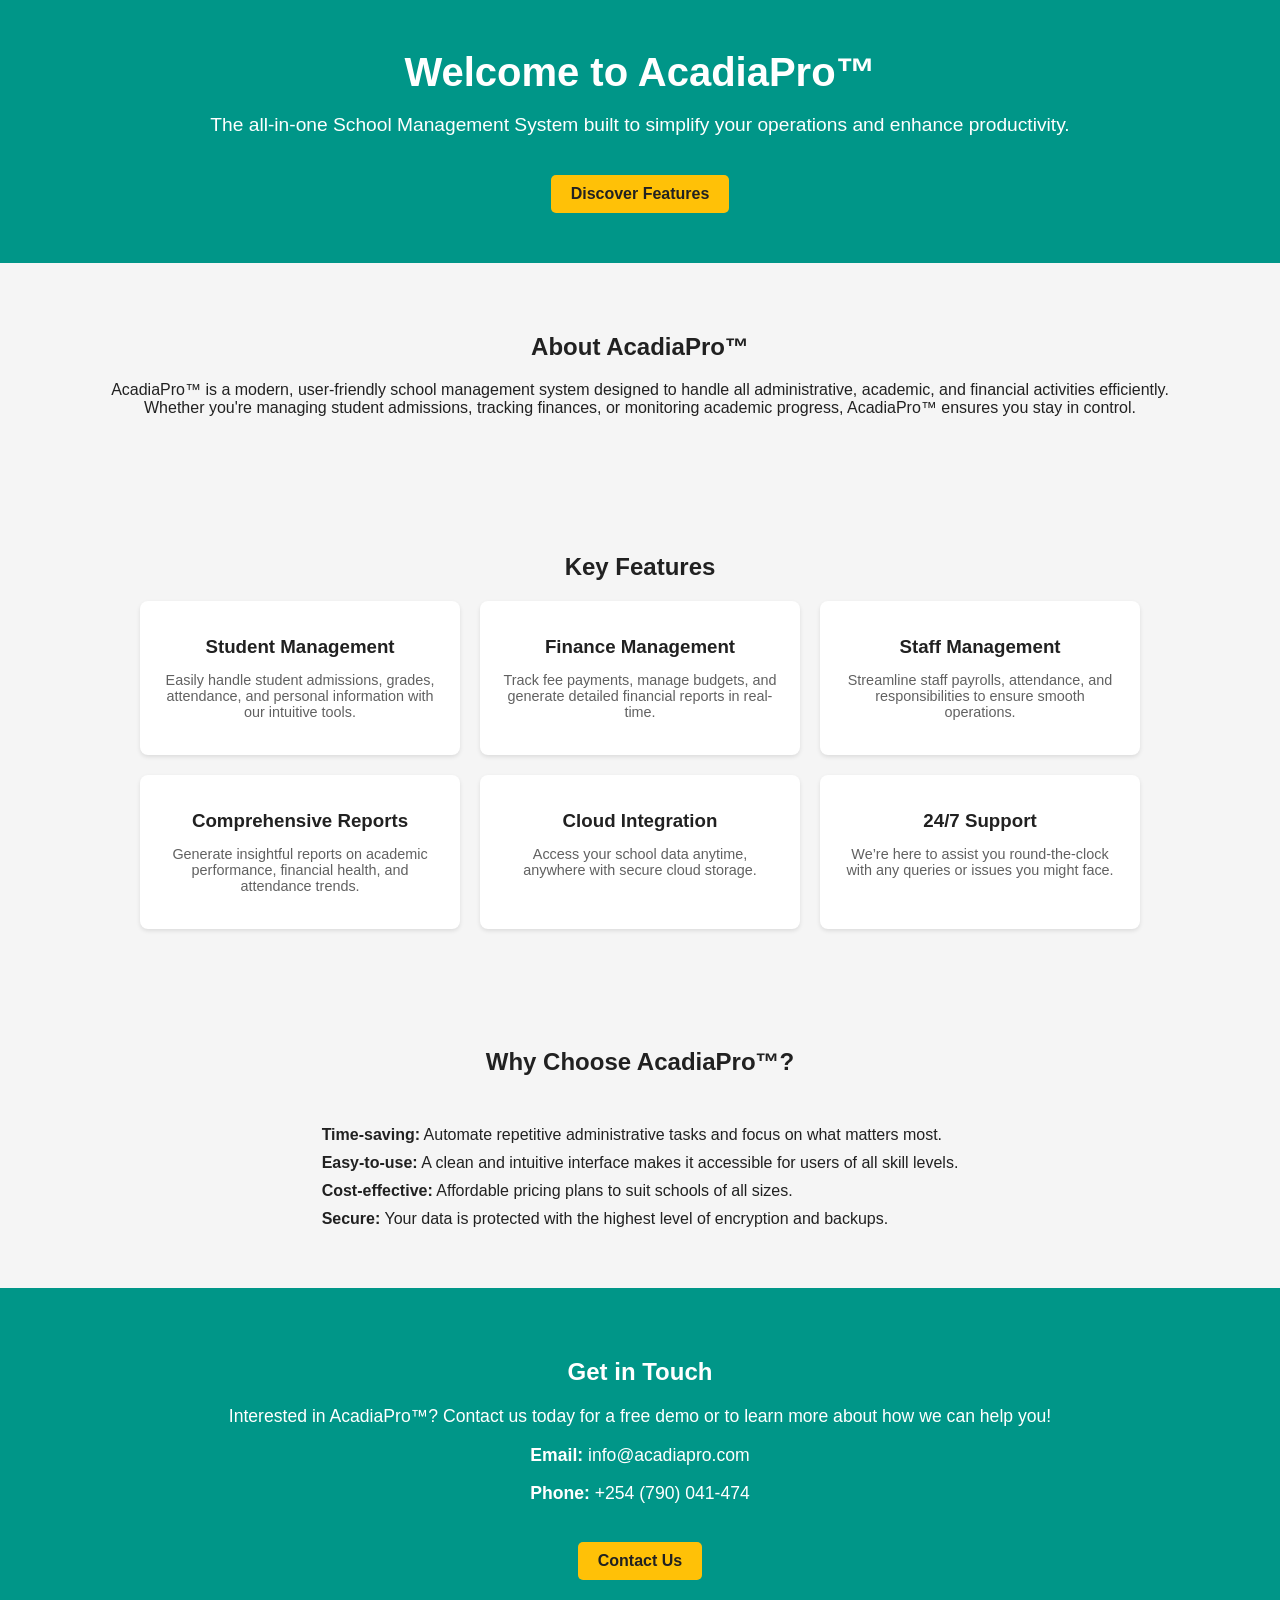
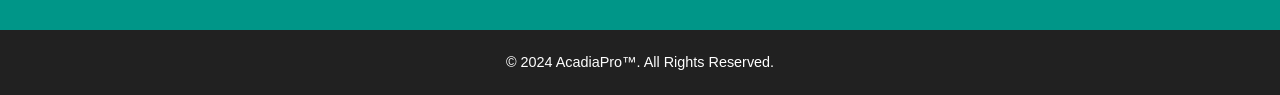
<file: index.html>
<!DOCTYPE html>
<html lang="en">
<head>
    <meta charset="UTF-8">
    <meta name="viewport" content="width=device-width, initial-scale=1.0">
    <title>About AcadiaPro - School Management System</title>
    <link rel="stylesheet" href="info-page.css">
</head>
<body>
    <header class="hero">
        <div class="container">
            <h1>Welcome to AcadiaPro™</h1>
            <p>The all-in-one School Management System built to simplify your operations and enhance productivity.</p>
            <a href="#features" class="cta-btn">Discover Features</a>
        </div>
    </header>

    <section id="about" class="about-section">
        <div class="container">
            <h2>About AcadiaPro™</h2>
            <p>AcadiaPro™ is a modern, user-friendly school management system designed to handle all administrative, academic, and financial activities efficiently. Whether you're managing student admissions, tracking finances, or monitoring academic progress, AcadiaPro™ ensures you stay in control.</p>
        </div>
    </section>

    <section id="features" class="features-section">
        <div class="container">
            <h2>Key Features</h2>
            <div class="features">
                <div class="feature">
                    <i class="icon-students"></i>
                    <h3>Student Management</h3>
                    <p>Easily handle student admissions, grades, attendance, and personal information with our intuitive tools.</p>
                </div>
                <div class="feature">
                    <i class="icon-finance"></i>
                    <h3>Finance Management</h3>
                    <p>Track fee payments, manage budgets, and generate detailed financial reports in real-time.</p>
                </div>
                <div class="feature">
                    <i class="icon-staff"></i>
                    <h3>Staff Management</h3>
                    <p>Streamline staff payrolls, attendance, and responsibilities to ensure smooth operations.</p>
                </div>
                <div class="feature">
                    <i class="icon-reports"></i>
                    <h3>Comprehensive Reports</h3>
                    <p>Generate insightful reports on academic performance, financial health, and attendance trends.</p>
                </div>
                <div class="feature">
                    <i class="icon-cloud"></i>
                    <h3>Cloud Integration</h3>
                    <p>Access your school data anytime, anywhere with secure cloud storage.</p>
                </div>
                <div class="feature">
                    <i class="icon-support"></i>
                    <h3>24/7 Support</h3>
                    <p>We’re here to assist you round-the-clock with any queries or issues you might face.</p>
                </div>
            </div>
        </div>
    </section>

    <section id="benefits" class="benefits-section">
        <div class="container">
            <h2>Why Choose AcadiaPro™?</h2>
            <ul>
                <li><strong>Time-saving:</strong> Automate repetitive administrative tasks and focus on what matters most.</li>
                <li><strong>Easy-to-use:</strong> A clean and intuitive interface makes it accessible for users of all skill levels.</li>
                <li><strong>Cost-effective:</strong> Affordable pricing plans to suit schools of all sizes.</li>
                <li><strong>Secure:</strong> Your data is protected with the highest level of encryption and backups.</li>
            </ul>
        </div>
    </section>

    <section id="contact" class="contact-section">
        <div class="container">
            <h2>Get in Touch</h2>
            <p>Interested in AcadiaPro™? Contact us today for a free demo or to learn more about how we can help you!</p>
            <div class="contact-info">
                <p><strong>Email:</strong> info@acadiapro.com</p>
                <p><strong>Phone:</strong> +254 (790) 041-474</p>
            </div>
            <a href="mailto:barkachakiplimo@gmail.com" class="cta-btn">Contact Us</a>
        </div>
    </section>

    <footer>
        <div class="container">
            <p>© 2024 AcadiaPro™. All Rights Reserved.</p>
        </div>
    </footer>
</body>
</html>
</file>
<file: info-page.css>
body {
    font-family: 'Poppins', sans-serif;
    margin: 0;
    padding: 0;
    color: #212121;
}

.container {
    width: 90%;
    max-width: 1200px;
    margin: 0 auto;
}

header.hero {
    background: #009688;
    color: white;
    text-align: center;
    padding: 50px 20px;
}

header.hero h1 {
    font-size: 2.5rem;
    margin: 0 0 10px;
}

header.hero p {
    font-size: 1.2rem;
}

header.hero .cta-btn {
    display: inline-block;
    margin-top: 20px;
    padding: 10px 20px;
    background: #FFC107;
    color: #212121;
    text-decoration: none;
    border-radius: 5px;
    font-weight: bold;
}

header.hero .cta-btn:hover {
    background: #FFA000;
}

.about-section, .features-section, .benefits-section, .contact-section {
    padding: 50px 20px;
    background: #F5F5F5;
    text-align: center;
}

.features-section .features {
    display: flex;
    flex-wrap: wrap;
    gap: 20px;
    justify-content: center;
}

.feature {
    background: #FFFFFF;
    padding: 20px;
    border-radius: 8px;
    width: 280px;
    box-shadow: 0 2px 4px rgba(0, 0, 0, 0.1);
    text-align: center;
}

.feature h3 {
    margin: 15px 0 10px;
}

.feature p {
    font-size: 0.9rem;
    color: #616161;
}

.benefits-section ul {
    list-style: none;
    padding: 0;
    margin: 20px 0 0;
    text-align: left;
    display: inline-block;
}

.benefits-section ul li {
    margin: 10px 0;
    font-size: 1rem;
}

.contact-section {
    background: #009688;
    color: white;
    padding: 50px 20px;
}

.contact-section p {
    font-size: 1.1rem;
}

.contact-section .cta-btn {
    display: inline-block;
    margin-top: 20px;
    padding: 10px 20px;
    background: #FFC107;
    color: #212121;
    text-decoration: none;
    border-radius: 5px;
    font-weight: bold;
}

footer {
    text-align: center;
    background: #212121;
    color: white;
    padding: 10px 0;
    font-size: 0.9rem;
}
</file>
